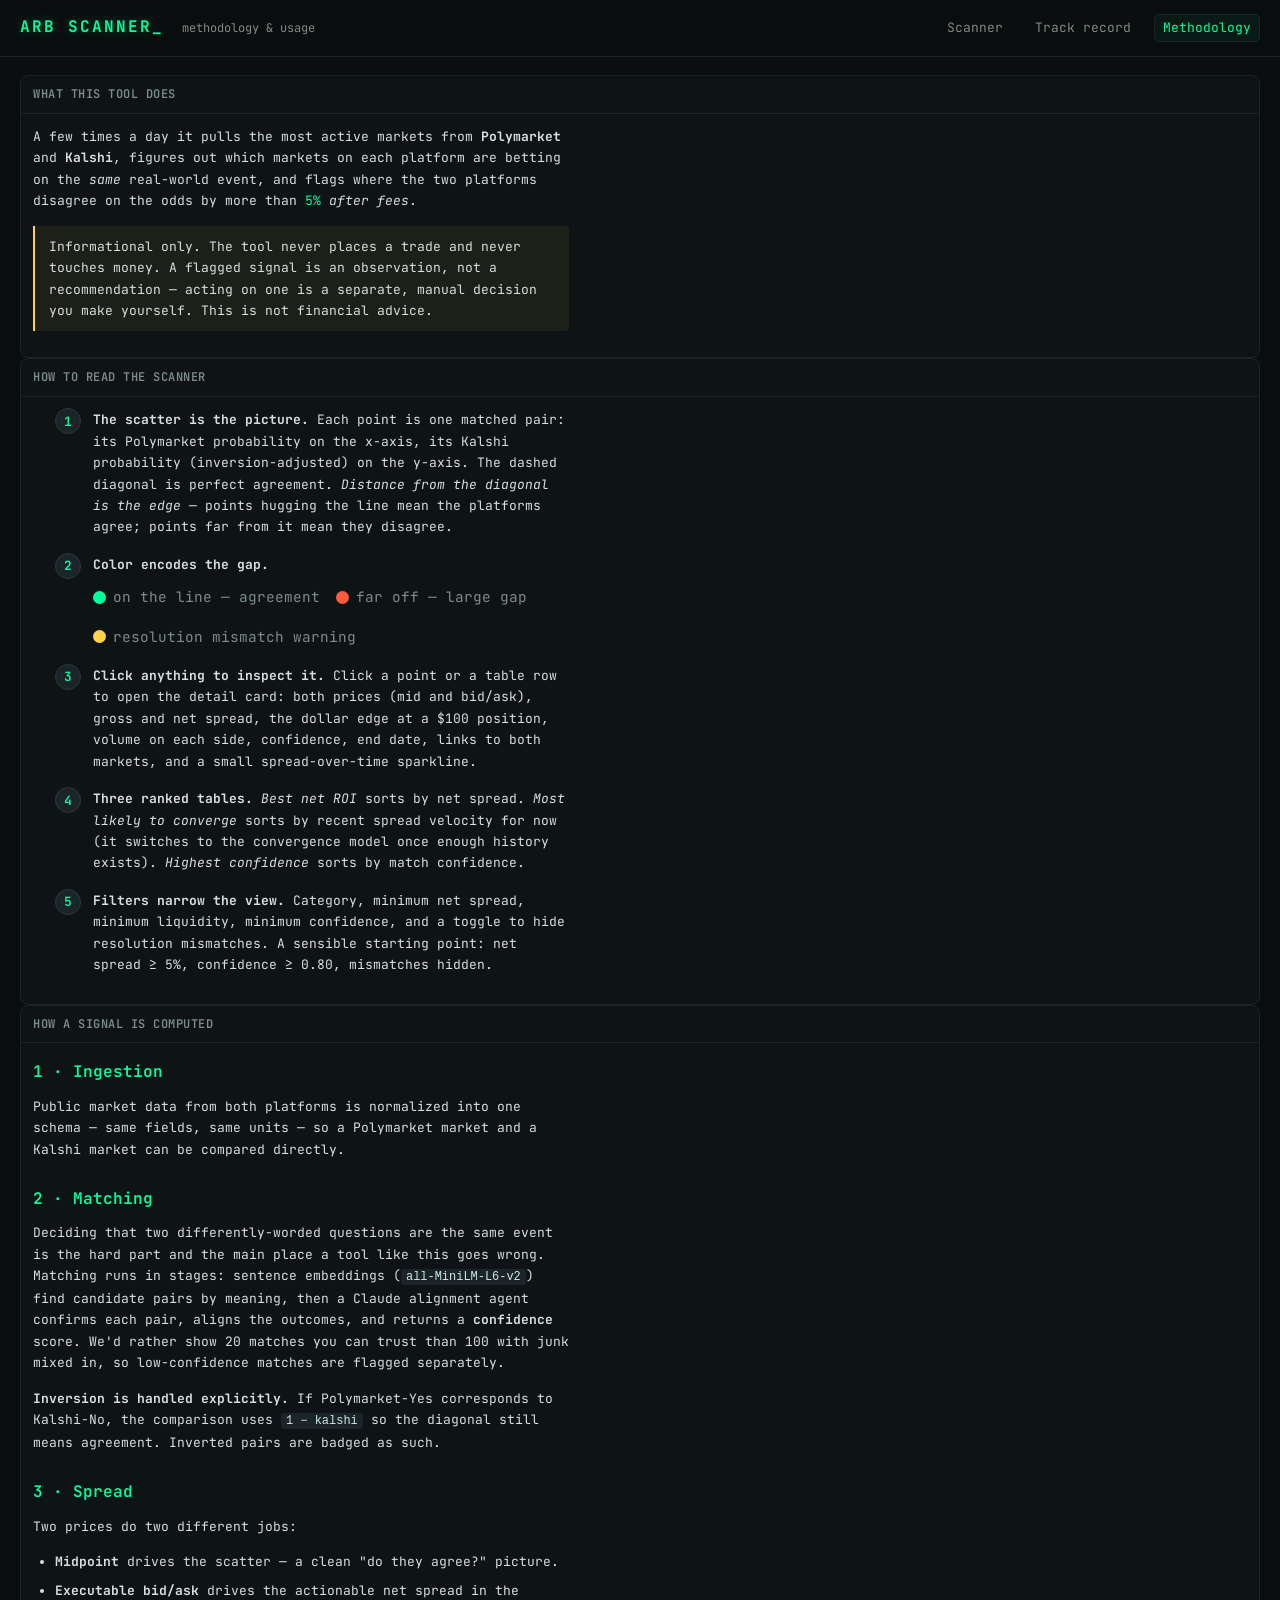
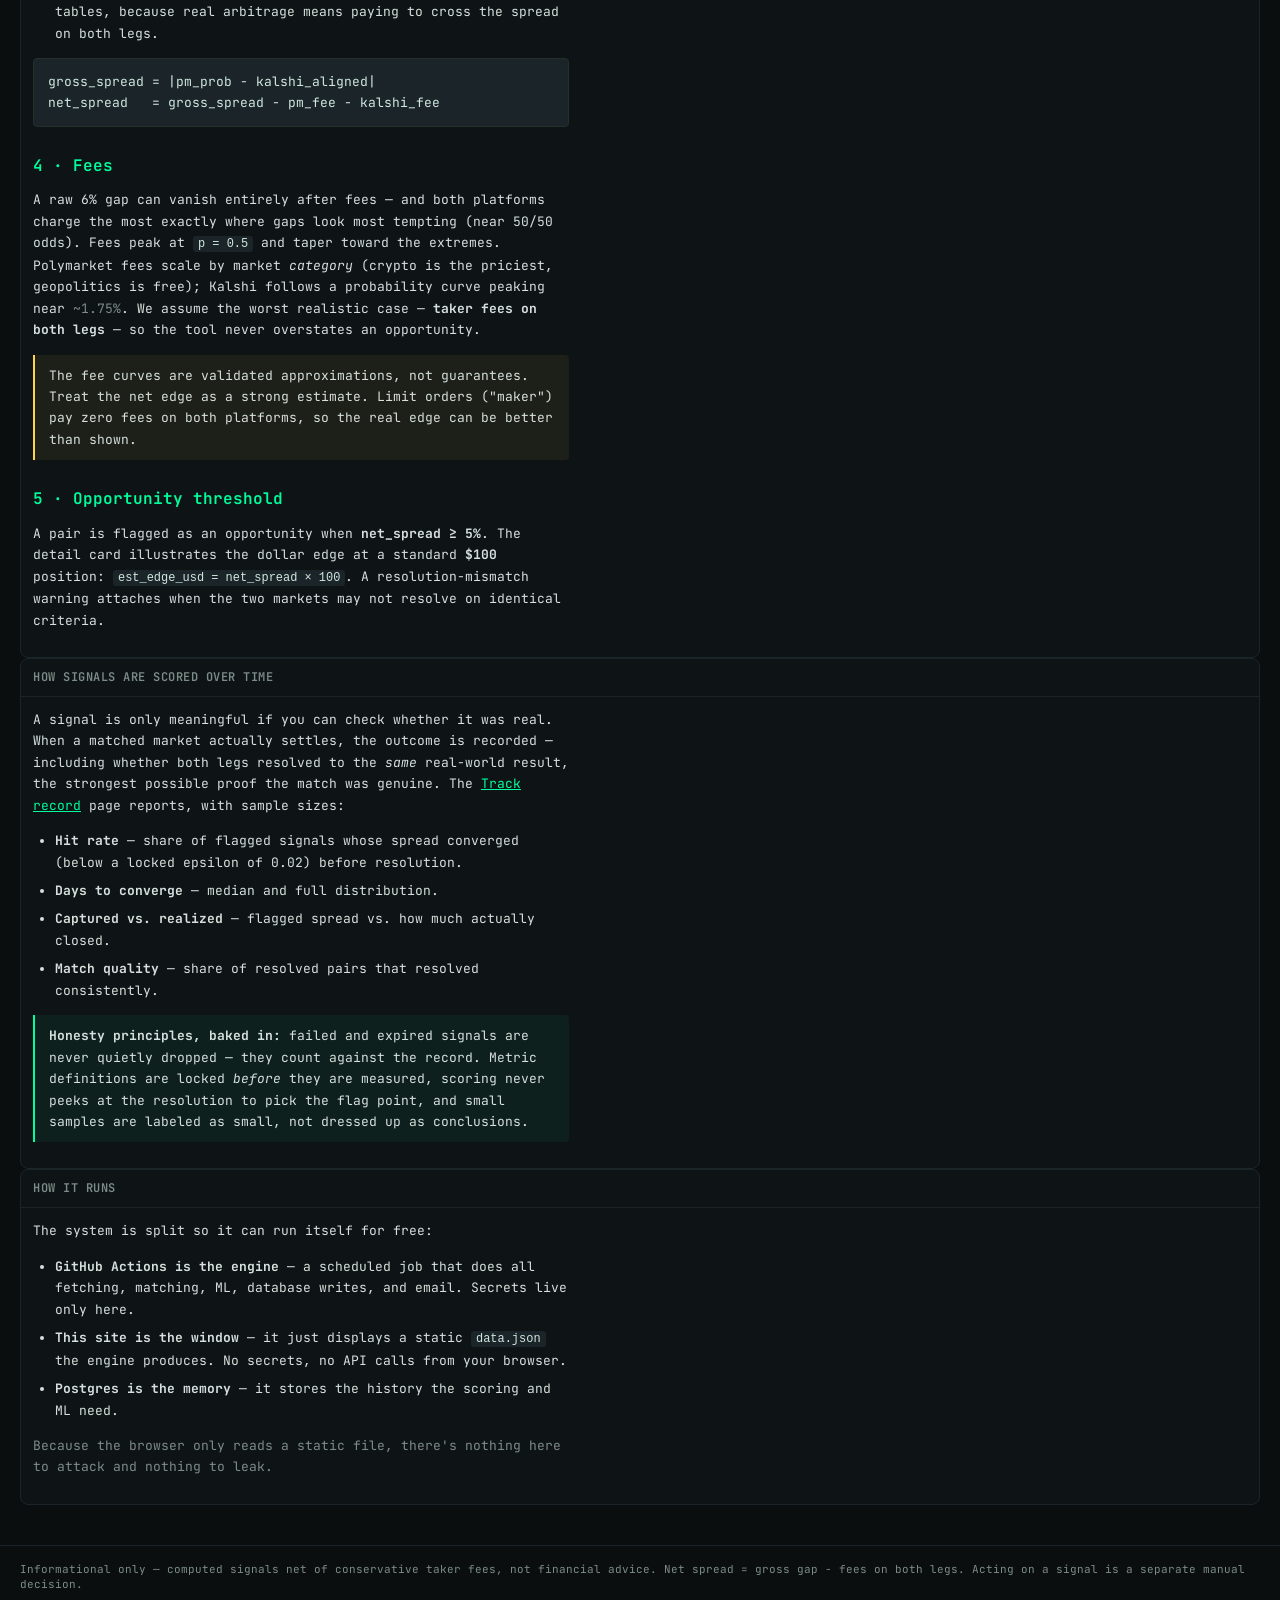
<file: docs/methodology.html>
<!DOCTYPE html>
<html lang="en">
<head>
<meta charset="utf-8" />
<meta name="viewport" content="width=device-width, initial-scale=1" />
<title>Methodology — Arb Scanner</title>
<link rel="preconnect" href="https://fonts.googleapis.com" />
<link href="https://fonts.googleapis.com/css2?family=JetBrains+Mono:wght@400;600&display=swap" rel="stylesheet" />
<link rel="stylesheet" href="style.css" />
<style>
  /* Scoped prose styling — layers on top of style.css, overrides nothing global. */
  .prose { line-height: 1.65; max-width: 70ch; }
  .prose p { margin: 0 0 14px; }
  .prose h3 { color: #00ff9c; font-weight: 600; margin: 26px 0 10px; font-size: 1rem; }
  .prose h3:first-child { margin-top: 4px; }
  .prose ul, .prose ol { margin: 0 0 14px; padding-left: 22px; }
  .prose li { margin: 0 0 7px; }
  .prose code { background: #1b2429; padding: 1px 5px; border-radius: 3px; font-size: 0.92em; color: #cfe8df; }
  .prose .muted { color: #7c8c86; }
  .prose .pos { color: #00ff9c; }
  .prose a { color: #00ff9c; }

  /* Numbered step chips for the "how to read it" section. */
  .steps { list-style: none; padding: 0; counter-reset: step; }
  .steps > li { position: relative; padding-left: 38px; margin-bottom: 16px; }
  .steps > li::before {
    counter-increment: step; content: counter(step);
    position: absolute; left: 0; top: -1px; width: 24px; height: 24px;
    display: grid; place-items: center; border-radius: 50%;
    background: #1b2429; color: #00ff9c; border: 1px solid #2a3a36;
    font-size: 0.8rem; font-weight: 600;
  }

  /* Callout for the honesty / not-advice notes. */
  .note {
    border-left: 2px solid #00ff9c; background: rgba(0,255,156,0.05);
    padding: 10px 14px; margin: 14px 0; border-radius: 0 4px 4px 0;
  }
  .note.warn { border-left-color: #ffd24a; background: rgba(255,210,74,0.06); }

  /* Small legend swatches matching the scatter color logic in app.js. */
  .legend { display: flex; flex-wrap: wrap; gap: 16px; margin: 10px 0 4px; }
  .legend span { display: inline-flex; align-items: center; gap: 7px; color: #7c8c86; font-size: 0.9rem; }
  .legend i { width: 13px; height: 13px; border-radius: 50%; display: inline-block; }

  /* Inline formula block. */
  .formula {
    background: #1b2429; border: 1px solid #243029; border-radius: 4px;
    padding: 12px 14px; margin: 6px 0 16px; color: #cfe8df; overflow-x: auto;
  }
</style>
</head>
<body>
<header>
  <h1>ARB&nbsp;SCANNER<span class="blink">_</span></h1>
  <span class="meta">methodology &amp; usage</span>
  <nav>
    <a href="index.html">Scanner</a>
    <a href="track-record.html">Track record</a>
    <a href="methodology.html" class="active">Methodology</a>
  </nav>
</header>

<main>
  <section class="panel">
    <h2>What this tool does</h2>
    <div class="body prose">
      <p>
        A few times a day it pulls the most active markets from
        <strong>Polymarket</strong> and <strong>Kalshi</strong>, figures out which markets on
        each platform are betting on the <em>same</em> real-world event, and flags where the two
        platforms disagree on the odds by more than <span class="pos">5%</span> <em>after fees</em>.
      </p>
      <div class="note warn">
        Informational only. The tool never places a trade and never touches money. A flagged
        signal is an observation, not a recommendation — acting on one is a separate, manual
        decision you make yourself. This is not financial advice.
      </div>
    </div>
  </section>

  <section class="panel">
    <h2>How to read the scanner</h2>
    <div class="body prose">
      <ol class="steps">
        <li>
          <strong>The scatter is the picture.</strong> Each point is one matched pair: its
          Polymarket probability on the x-axis, its Kalshi probability (inversion-adjusted) on the
          y-axis. The dashed diagonal is perfect agreement. <em>Distance from the diagonal is the
          edge</em> — points hugging the line mean the platforms agree; points far from it mean
          they disagree.
        </li>
        <li>
          <strong>Color encodes the gap.</strong>
          <div class="legend">
            <span><i style="background:#00ff9c"></i> on the line — agreement</span>
            <span><i style="background:#ff5a3c"></i> far off — large gap</span>
            <span><i style="background:#ffd24a"></i> resolution mismatch warning</span>
          </div>
        </li>
        <li>
          <strong>Click anything to inspect it.</strong> Click a point or a table row to open the
          detail card: both prices (mid and bid/ask), gross and net spread, the dollar edge at a
          $100 position, volume on each side, confidence, end date, links to both markets, and a
          small spread-over-time sparkline.
        </li>
        <li>
          <strong>Three ranked tables.</strong> <em>Best net ROI</em> sorts by net spread.
          <em>Most likely to converge</em> sorts by recent spread velocity for now (it switches to
          the convergence model once enough history exists). <em>Highest confidence</em> sorts by
          match confidence.
        </li>
        <li>
          <strong>Filters narrow the view.</strong> Category, minimum net spread, minimum
          liquidity, minimum confidence, and a toggle to hide resolution mismatches. A sensible
          starting point: net spread ≥ 5%, confidence ≥ 0.80, mismatches hidden.
        </li>
      </ol>
    </div>
  </section>

  <section class="panel">
    <h2>How a signal is computed</h2>
    <div class="body prose">
      <h3>1 · Ingestion</h3>
      <p>
        Public market data from both platforms is normalized into one schema — same fields, same
        units — so a Polymarket market and a Kalshi market can be compared directly.
      </p>

      <h3>2 · Matching</h3>
      <p>
        Deciding that two differently-worded questions are the same event is the hard part and the
        main place a tool like this goes wrong. Matching runs in stages: sentence embeddings
        (<code>all-MiniLM-L6-v2</code>) find candidate pairs by meaning, then a Claude alignment
        agent confirms each pair, aligns the outcomes, and returns a <strong>confidence</strong>
        score. We'd rather show 20 matches you can trust than 100 with junk mixed in, so
        low-confidence matches are flagged separately.
      </p>
      <p>
        <strong>Inversion is handled explicitly.</strong> If Polymarket-Yes corresponds to
        Kalshi-No, the comparison uses <code>1 − kalshi</code> so the diagonal still means
        agreement. Inverted pairs are badged as such.
      </p>

      <h3>3 · Spread</h3>
      <p>Two prices do two different jobs:</p>
      <ul>
        <li><strong>Midpoint</strong> drives the scatter — a clean "do they agree?" picture.</li>
        <li><strong>Executable bid/ask</strong> drives the actionable net spread in the tables,
          because real arbitrage means paying to cross the spread on both legs.</li>
      </ul>
      <div class="formula">
        gross_spread = |pm_prob − kalshi_aligned|<br />
        net_spread&nbsp;&nbsp; = gross_spread − pm_fee − kalshi_fee
      </div>

      <h3>4 · Fees</h3>
      <p>
        A raw 6% gap can vanish entirely after fees — and both platforms charge the most exactly
        where gaps look most tempting (near 50/50 odds). Fees peak at <code>p = 0.5</code> and
        taper toward the extremes. Polymarket fees scale by market <em>category</em> (crypto is the
        priciest, geopolitics is free); Kalshi follows a probability curve peaking near
        <span class="muted">~1.75%</span>. We assume the worst realistic case —
        <strong>taker fees on both legs</strong> — so the tool never overstates an opportunity.
      </p>
      <div class="note warn">
        The fee curves are validated approximations, not guarantees. Treat the net edge as a strong
        estimate. Limit orders ("maker") pay zero fees on both platforms, so the real edge can be
        better than shown.
      </div>

      <h3>5 · Opportunity threshold</h3>
      <p>
        A pair is flagged as an opportunity when <strong>net_spread ≥ 5%</strong>. The detail card
        illustrates the dollar edge at a standard <strong>$100</strong> position:
        <code>est_edge_usd = net_spread × 100</code>. A resolution-mismatch warning attaches when
        the two markets may not resolve on identical criteria.
      </p>
    </div>
  </section>

  <section class="panel">
    <h2>How signals are scored over time</h2>
    <div class="body prose">
      <p>
        A signal is only meaningful if you can check whether it was real. When a matched market
        actually settles, the outcome is recorded — including whether both legs resolved to the
        <em>same</em> real-world result, the strongest possible proof the match was genuine. The
        <a href="track-record.html">Track record</a> page reports, with sample sizes:
      </p>
      <ul>
        <li><strong>Hit rate</strong> — share of flagged signals whose spread converged
          (below a locked epsilon of 0.02) before resolution.</li>
        <li><strong>Days to converge</strong> — median and full distribution.</li>
        <li><strong>Captured vs. realized</strong> — flagged spread vs. how much actually closed.</li>
        <li><strong>Match quality</strong> — share of resolved pairs that resolved consistently.</li>
      </ul>
      <div class="note">
        <strong>Honesty principles, baked in:</strong> failed and expired signals are never quietly
        dropped — they count against the record. Metric definitions are locked <em>before</em> they
        are measured, scoring never peeks at the resolution to pick the flag point, and small
        samples are labeled as small, not dressed up as conclusions.
      </div>
    </div>
  </section>

  <section class="panel">
    <h2>How it runs</h2>
    <div class="body prose">
      <p>The system is split so it can run itself for free:</p>
      <ul>
        <li><strong>GitHub Actions is the engine</strong> — a scheduled job that does all fetching,
          matching, ML, database writes, and email. Secrets live only here.</li>
        <li><strong>This site is the window</strong> — it just displays a static
          <code>data.json</code> the engine produces. No secrets, no API calls from your browser.</li>
        <li><strong>Postgres is the memory</strong> — it stores the history the scoring and ML need.</li>
      </ul>
      <p class="muted">
        Because the browser only reads a static file, there's nothing here to attack and nothing to
        leak.
      </p>
    </div>
  </section>
</main>

<footer>
  Informational only — computed signals net of conservative taker fees, not financial advice.
  Net spread = gross gap − fees on both legs. Acting on a signal is a separate manual decision.
</footer>
</body>
</html>
</file>
<file: docs/style.css>
/* Financial-terminal theme — dark, monospace, neon-green accents. §9.
   Targets the exact ids/classes used by index.html, track-record.html and app.js. */

:root {
  --bg: #0a0e0f;
  --panel: #0e1416;
  --line: #1b2429;
  --text: #d7e0dc;
  --muted: #7c8c86;
  --green: #00ff9c;
  --green-dim: #0f3d2e;
  --warn: #ffd24a;
  --neg: #ff5d6c;
  --mono: 'JetBrains Mono', ui-monospace, Menlo, Consolas, monospace;
}

* { box-sizing: border-box; }

body {
  margin: 0;
  background:
    radial-gradient(1200px 400px at 80% -10%, #0d1a18 0%, transparent 60%),
    var(--bg);
  color: var(--text);
  font-family: var(--mono);
  font-size: 13px;
  line-height: 1.4;
}

/* ---- header / nav ---- */
header {
  display: flex;
  align-items: baseline;
  gap: 18px;
  padding: 14px 20px;
  border-bottom: 1px solid var(--line);
  position: sticky;
  top: 0;
  background: rgba(10, 14, 15, 0.92);
  backdrop-filter: blur(6px);
  z-index: 5;
}
header h1 {
  font-size: 16px;
  letter-spacing: 2px;
  margin: 0;
  color: var(--green);
  text-shadow: 0 0 12px rgba(0, 255, 156, 0.35);
}
.blink { animation: blink 1.1s steps(1) infinite; }
@keyframes blink { 50% { opacity: 0; } }
.meta { color: var(--muted); font-size: 12px; }
header nav { margin-left: auto; display: flex; gap: 14px; }
header nav a {
  color: var(--muted);
  text-decoration: none;
  padding: 4px 8px;
  border: 1px solid transparent;
  border-radius: 5px;
}
header nav a:hover { color: var(--text); }
header nav a.active {
  color: var(--green);
  border-color: var(--line);
  background: rgba(0, 255, 156, 0.05);
}

/* ---- layout ---- */
main { padding: 18px 20px 40px; max-width: 1280px; margin: 0 auto; }

.filters {
  display: flex;
  flex-wrap: wrap;
  gap: 16px;
  align-items: center;
  padding: 12px 14px;
  border: 1px solid var(--line);
  border-radius: 8px;
  margin-bottom: 16px;
  background: var(--panel);
}
.filters label { color: var(--muted); display: flex; gap: 6px; align-items: center; }
.filters select, .filters input {
  background: #0a1012;
  color: var(--text);
  border: 1px solid var(--line);
  border-radius: 4px;
  padding: 4px 6px;
  font-family: var(--mono);
  font-size: 12px;
}
.filters .toggle { cursor: pointer; }

.layout {
  display: grid;
  grid-template-columns: 1.6fr 1fr;
  gap: 16px;
  margin-bottom: 16px;
}
.tables { display: grid; grid-template-columns: repeat(3, 1fr); gap: 16px; }
@media (max-width: 980px) {
  .layout, .tables { grid-template-columns: 1fr; }
}

/* ---- panels ---- */
.panel {
  border: 1px solid var(--line);
  border-radius: 8px;
  background: var(--panel);
  overflow: hidden;
}
.panel h2 {
  margin: 0;
  font-size: 12px;
  font-weight: 600;
  letter-spacing: 0.5px;
  color: var(--muted);
  padding: 10px 12px;
  border-bottom: 1px solid var(--line);
  text-transform: uppercase;
}
.panel .body { padding: 12px; }
#scatter-wrap { height: 360px; position: relative; }

/* ---- tables ---- */
table { width: 100%; border-collapse: collapse; font-size: 12px; }
table td, table th { padding: 5px 6px; border-bottom: 1px solid var(--line); }
table tr[data-id] { cursor: pointer; }
table tr[data-id]:hover { background: rgba(0, 255, 156, 0.06); }
.num { text-align: right; font-variant-numeric: tabular-nums; }
.num.pos { color: var(--green); }
.num.neg { color: var(--neg); }
.cat { color: var(--muted); text-transform: uppercase; font-size: 11px; }

/* ---- KPI detail ---- */
.kpi-empty { color: var(--muted); }
.kpi { display: flex; flex-direction: column; gap: 10px; }
.kpi-grid {
  display: grid;
  grid-template-columns: 1fr 1fr;
  gap: 8px 16px;
}
.kpi-grid > div { display: flex; justify-content: space-between; gap: 10px; }
.k { color: var(--muted); }
.net-pos { color: var(--green); font-weight: 600; }
.net-neg { color: var(--muted); }
#spark { width: 100%; height: 60px; }

/* ---- badges ---- */
.badge {
  display: inline-block;
  padding: 1px 7px;
  border-radius: 999px;
  font-size: 10px;
  letter-spacing: 0.5px;
  border: 1px solid;
}
.badge.inv { color: var(--green); border-color: var(--green-dim); background: rgba(0, 255, 156, 0.08); }
.badge.warn { color: var(--warn); border-color: #4a3c12; background: rgba(255, 210, 74, 0.08); }

/* ---- track-record cards (track-record.html) ---- */
.cards { display: grid; grid-template-columns: repeat(auto-fit, minmax(180px, 1fr)); gap: 14px; margin-bottom: 18px; }
.card { border: 1px solid var(--line); border-radius: 8px; background: var(--panel); padding: 14px; }
.card .label { color: var(--muted); font-size: 11px; text-transform: uppercase; letter-spacing: 0.5px; }
.card .value { color: var(--green); font-size: 24px; font-weight: 600; margin-top: 6px; }
.card .sub { color: var(--muted); font-size: 11px; margin-top: 4px; }
.small-sample { color: var(--warn); font-size: 11px; }

/* ---- footer ---- */
footer {
  color: var(--muted);
  font-size: 11px;
  padding: 16px 20px 30px;
  border-top: 1px solid var(--line);
  max-width: 1280px;
  margin: 0 auto;
}
</file>
